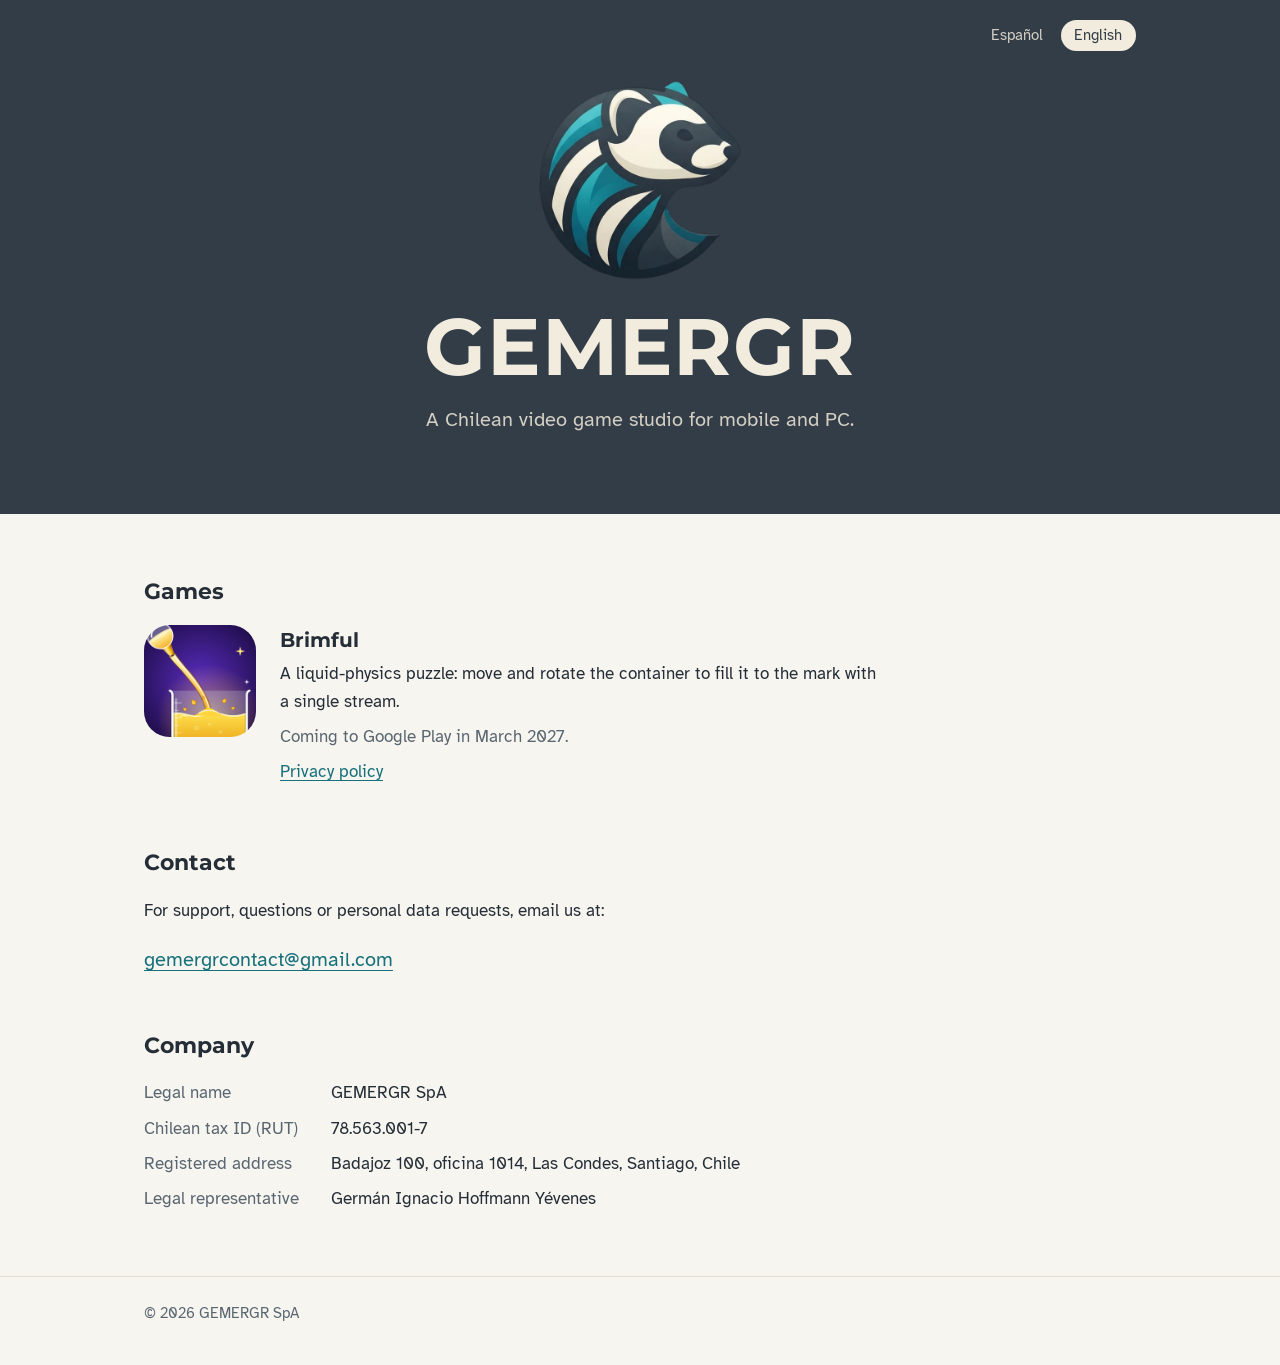
<file: index.html>
<!DOCTYPE html>
<html lang="es" class="es">
<head>
<meta charset="utf-8">
<meta name="viewport" content="width=device-width, initial-scale=1">
<title>GEMERGR SpA</title>
<meta name="description" content="GEMERGR SpA, estudio chileno de videojuegos para celular y PC. Creadores de Brimful.">
<link rel="icon" href="favicon-32.png" sizes="32x32" type="image/png">
<link rel="icon" href="favicon-192.png" sizes="192x192" type="image/png">
<link rel="apple-touch-icon" href="apple-touch-icon.png">
<meta name="theme-color" content="#333D47">
<link rel="preload" href="montserrat-700.woff2" as="font" type="font/woff2" crossorigin>
<link rel="stylesheet" href="assets/estilo.css">
<script>(function(){var l;try{l=localStorage.getItem('idioma')}catch(e){}if(l!=='es'&&l!=='en'){l=/^es\b/i.test(navigator.language||'')?'es':'en'}var d=document.documentElement;d.className=l;d.lang=l})();</script>
</head>
<body>

<header class="portada">
  <div class="envoltura">
    <div class="barra">
      <div class="idiomas" role="group" aria-label="Idioma / Language">
        <button type="button" data-idioma="es" lang="es" aria-pressed="false">Español</button>
        <button type="button" data-idioma="en" lang="en" aria-pressed="false">English</button>
      </div>
    </div>
    <div class="sello">
      <img class="emblema" src="emblema.webp" alt="" width="512" height="512">
      <h1 class="logotipo">GEMERGR</h1>
      <p class="lema"><span class="es">Estudio chileno de videojuegos para celular y PC.</span><span class="en" lang="en">A Chilean video game studio for mobile and PC.</span></p>
    </div>
  </div>
</header>

<main class="envoltura">

  <section aria-labelledby="t-juegos">
    <h2 id="t-juegos"><span class="es">Juegos</span><span class="en" lang="en">Games</span></h2>
    <div class="juego">
      <img src="brimful/icono.png" alt="" width="256" height="256">
      <div>
        <h3>Brimful</h3>
        <p class="es">Un rompecabezas de física de líquidos: mueve y gira el recipiente para llenarlo hasta la marca con un solo chorro.</p>
        <p class="en" lang="en">A liquid-physics puzzle: move and rotate the container to fill it to the mark with a single stream.</p>
        <p class="estado"><span class="es">Llega a Google Play en marzo de 2027.</span><span class="en" lang="en">Coming to Google Play in March 2027.</span></p>
        <p><a href="brimful/privacidad.html"><span class="es">Política de privacidad</span><span class="en" lang="en">Privacy policy</span></a></p>
      </div>
    </div>
  </section>

  <section aria-labelledby="t-contacto">
    <h2 id="t-contacto"><span class="es">Contacto</span><span class="en" lang="en">Contact</span></h2>
    <p class="es">Para soporte, consultas o solicitudes sobre tus datos personales, escríbenos a:</p>
    <p class="en" lang="en">For support, questions or personal data requests, email us at:</p>
    <p class="correo"><a href="mailto:gemergrcontact@gmail.com">gemergrcontact@gmail.com</a></p>
  </section>

  <section aria-labelledby="t-empresa">
    <h2 id="t-empresa"><span class="es">Empresa</span><span class="en" lang="en">Company</span></h2>
    <dl class="datos">
      <dt><span class="es">Razón social</span><span class="en" lang="en">Legal name</span></dt>
      <dd>GEMERGR SpA</dd>
      <dt><span class="es">RUT</span><span class="en" lang="en">Chilean tax ID (RUT)</span></dt>
      <dd>78.563.001-7</dd>
      <dt><span class="es">Domicilio</span><span class="en" lang="en">Registered address</span></dt>
      <dd>Badajoz 100, oficina 1014, Las Condes, Santiago, Chile</dd>
      <dt><span class="es">Representante legal</span><span class="en" lang="en">Legal representative</span></dt>
      <dd>Germán Ignacio Hoffmann Yévenes</dd>
    </dl>
  </section>

</main>

<footer>
  <div class="envoltura"><p>© 2026 GEMERGR SpA</p></div>
</footer>

<script>(function(){var d=document.documentElement,b=document.querySelectorAll('[data-idioma]');function marcar(){for(var i=0;i<b.length;i++){b[i].setAttribute('aria-pressed',String(b[i].getAttribute('data-idioma')===d.className))}}for(var i=0;i<b.length;i++){b[i].addEventListener('click',function(){var l=this.getAttribute('data-idioma');d.className=l;d.lang=l;try{localStorage.setItem('idioma',l)}catch(e){}marcar()})}marcar()})();</script>
</body>
</html>
</file>
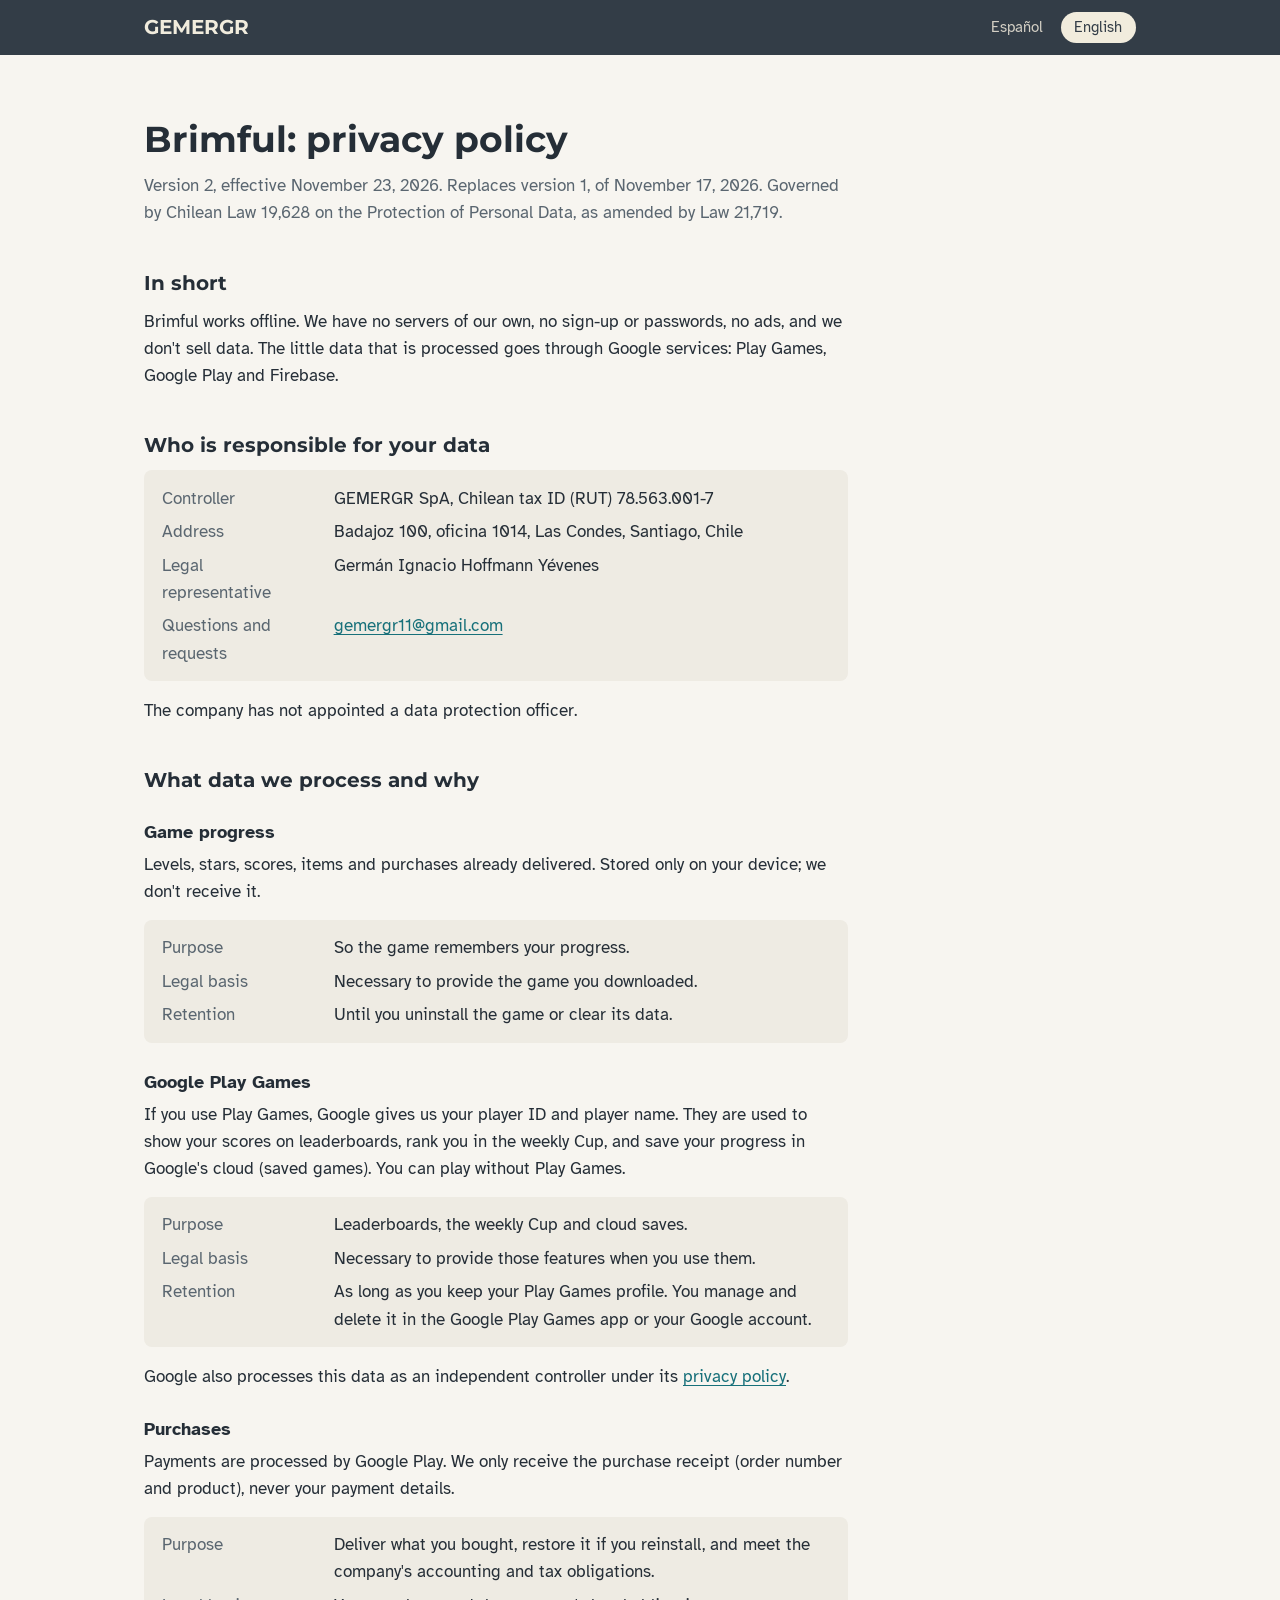
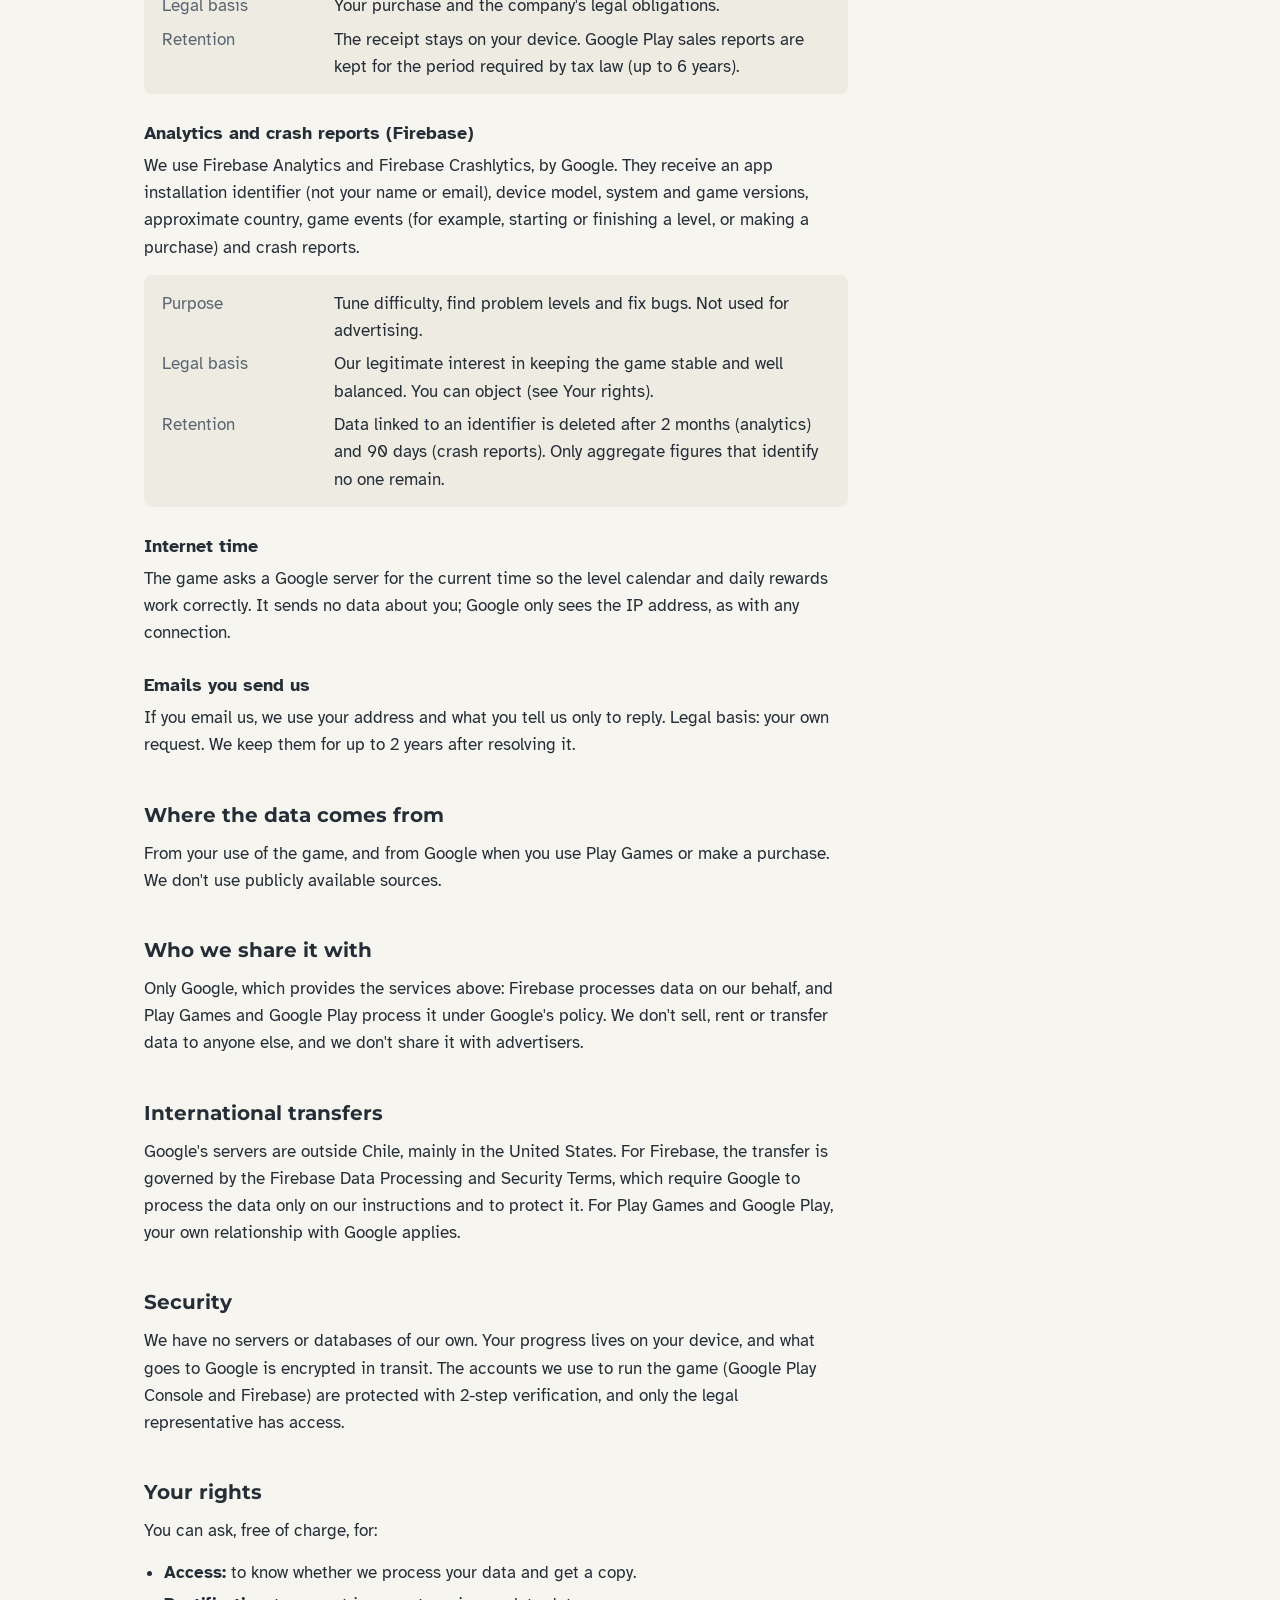
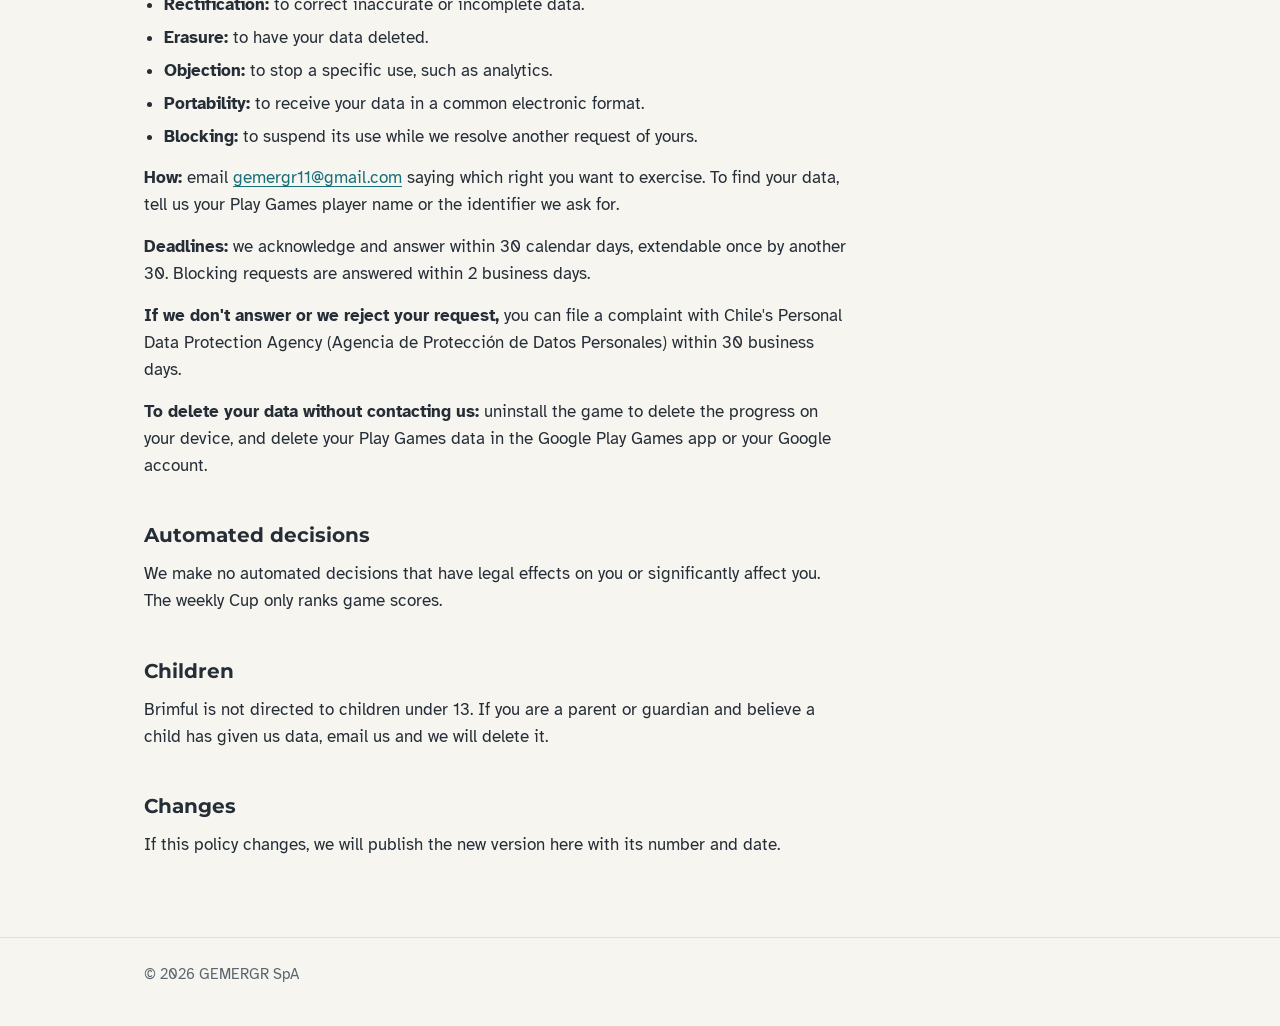
<file: privacidad.html>
<!DOCTYPE html>
<html lang="es" class="es">
<head>
<meta charset="utf-8">
<meta name="viewport" content="width=device-width, initial-scale=1">
<title>Brimful: política de privacidad / Privacy policy</title>
<meta name="description" content="Política de privacidad de Brimful, de GEMERGR SpA. Privacy policy for Brimful by GEMERGR SpA.">
<link rel="icon" href="../favicon.svg" type="image/svg+xml">
<link rel="stylesheet" href="../assets/estilo.css">
<script>(function(){var l;try{l=localStorage.getItem('idioma')}catch(e){}if(l!=='es'&&l!=='en'){l=/^es\b/i.test(navigator.language||'')?'es':'en'}var d=document.documentElement;d.className=l;d.lang=l})();</script>
</head>
<body>

<header class="cabecera">
  <div class="envoltura">
    <a class="logo" href="../index.html">GEMERGR</a>
    <div class="idiomas" role="group" aria-label="Idioma / Language">
      <button type="button" data-idioma="es" lang="es" aria-pressed="false">Español</button>
      <button type="button" data-idioma="en" lang="en" aria-pressed="false">English</button>
    </div>
  </div>
</header>

<main class="envoltura">

<!-- ============================ ESPAÑOL ============================ -->
<article class="es" lang="es">
  <h1>Brimful: política de privacidad</h1>
  <p class="meta">Versión 2, vigente desde el 23 de noviembre de 2026. Reemplaza la versión 1, del 17 de noviembre de 2026. Se rige por la Ley 19.628 sobre Protección de los Datos Personales, modificada por la Ley 21.719.</p>

  <h2>En pocas palabras</h2>
  <p>Brimful funciona sin conexión. No tenemos servidores propios, no pedimos registro ni contraseñas, no mostramos publicidad y no vendemos datos. Lo poco que se trata pasa por servicios de Google: Play Juegos, Google Play y Firebase.</p>

  <h2>Quién es responsable de tus datos</h2>
  <dl class="ficha">
    <dt>Responsable</dt><dd>GEMERGR SpA, RUT 78.563.001-7</dd>
    <dt>Domicilio</dt><dd>Badajoz 100, oficina 1014, Las Condes, Santiago, Chile</dd>
    <dt>Representante legal</dt><dd>Germán Ignacio Hoffmann Yévenes</dd>
    <dt>Consultas y solicitudes</dt><dd><a href="mailto:gemergr11@gmail.com">gemergr11@gmail.com</a></dd>
  </dl>
  <p>La empresa no tiene un encargado de prevención designado.</p>

  <h2>Qué datos tratamos y para qué</h2>

  <h3>Progreso del juego</h3>
  <p>Niveles, estrellas, puntajes, objetos y compras ya entregadas. Se guardan solo en tu dispositivo; nosotros no los recibimos.</p>
  <dl class="ficha">
    <dt>Para qué</dt><dd>Que el juego recuerde tu avance.</dd>
    <dt>Base legal</dt><dd>Es necesario para darte el juego que descargaste.</dd>
    <dt>Conservación</dt><dd>Hasta que desinstales el juego o borres sus datos.</dd>
  </dl>

  <h3>Google Play Juegos</h3>
  <p>Si usas Play Juegos, Google nos entrega tu ID y tu nombre de jugador. Con ellos se muestran tus puntajes en los marcadores, se calcula tu puesto en la Copa semanal y se guarda tu progreso en la nube de Google (juegos guardados). Puedes jugar sin Play Juegos.</p>
  <dl class="ficha">
    <dt>Para qué</dt><dd>Marcadores, Copa semanal y guardado en la nube.</dd>
    <dt>Base legal</dt><dd>Es necesario para darte esas funciones cuando las usas.</dd>
    <dt>Conservación</dt><dd>Mientras mantengas tu perfil de Play Juegos. Lo administras y borras desde la app Google Play Juegos o tu cuenta de Google.</dd>
  </dl>
  <p>Google trata además estos datos como responsable propio, según su <a href="https://policies.google.com/privacy?hl=es">política de privacidad</a>.</p>

  <h3>Compras</h3>
  <p>Google Play procesa los pagos. Recibimos solo el comprobante de compra (número de pedido y producto), nunca tus datos de pago.</p>
  <dl class="ficha">
    <dt>Para qué</dt><dd>Entregarte lo que compraste, restaurarlo si reinstalas el juego y cumplir las obligaciones contables y tributarias de la empresa.</dd>
    <dt>Base legal</dt><dd>La compra que haces y las obligaciones legales de la empresa.</dd>
    <dt>Conservación</dt><dd>El comprobante queda en tu dispositivo. Los reportes de ventas de Google Play se guardan durante el plazo que exige la ley tributaria (hasta 6 años).</dd>
  </dl>

  <h3>Analítica y errores (Firebase)</h3>
  <p>Usamos Firebase Analytics y Firebase Crashlytics, de Google. Reciben un identificador de instalación de la app (no tu nombre ni tu correo), el modelo del dispositivo, las versiones del sistema y del juego, el país aproximado, eventos del juego (por ejemplo, empezar o terminar un nivel, o hacer una compra) y reportes de cierres inesperados.</p>
  <dl class="ficha">
    <dt>Para qué</dt><dd>Ajustar la dificultad, encontrar niveles con problemas y corregir errores. No se usan para publicidad.</dd>
    <dt>Base legal</dt><dd>Nuestro interés legítimo en mantener el juego estable y bien equilibrado. Puedes oponerte (ver Tus derechos).</dd>
    <dt>Conservación</dt><dd>Los datos ligados a un identificador se borran a los 2 meses (analítica) y a los 90 días (errores). Después solo quedan cifras agregadas que no identifican a nadie.</dd>
  </dl>

  <h3>Hora de internet</h3>
  <p>El juego consulta la hora a un servidor de Google para que el calendario de niveles y los premios diarios funcionen bien. No envía datos tuyos; Google solo ve la dirección IP, como en cualquier conexión.</p>

  <h3>Correos que nos escribes</h3>
  <p>Si nos escribes, usamos tu correo y lo que nos cuentes solo para responderte. Base legal: tu propia solicitud. Los guardamos hasta 2 años después de resolverla.</p>

  <h2>De dónde vienen los datos</h2>
  <p>De tu uso del juego, y de Google cuando usas Play Juegos o compras. No usamos fuentes de acceso público.</p>

  <h2>Con quién se comparten</h2>
  <p>Solo con Google, que presta los servicios descritos: Firebase trata los datos por encargo nuestro, y Play Juegos y Google Play los tratan bajo la política de Google. No vendemos, arrendamos ni cedemos datos a nadie más, y no los compartimos con anunciantes.</p>

  <h2>Transferencia internacional</h2>
  <p>Los servidores de Google están fuera de Chile, principalmente en Estados Unidos. Para Firebase, la transferencia se rige por los términos de procesamiento y seguridad de datos de Firebase, que obligan a Google a tratar los datos solo según nuestras instrucciones y a protegerlos. Para Play Juegos y Google Play rige la relación que tienes directamente con Google.</p>

  <h2>Seguridad</h2>
  <p>No tenemos servidores ni bases de datos propias. Tu progreso vive en tu dispositivo, y lo que va a Google viaja cifrado. Las cuentas con que administramos el juego (Google Play Console y Firebase) están protegidas con verificación en dos pasos, y solo el representante legal tiene acceso.</p>

  <h2 id="derechos">Tus derechos</h2>
  <p>Puedes pedir gratis:</p>
  <ul>
    <li><b>Acceso:</b> saber si tratamos datos tuyos y obtener una copia.</li>
    <li><b>Rectificación:</b> corregir datos inexactos o incompletos.</li>
    <li><b>Supresión:</b> que borremos tus datos.</li>
    <li><b>Oposición:</b> que dejemos de usarlos para un fin, como la analítica.</li>
    <li><b>Portabilidad:</b> recibir tus datos en un formato electrónico común.</li>
    <li><b>Bloqueo:</b> que suspendamos su uso mientras resolvemos otra solicitud tuya.</li>
  </ul>
  <p><b>Cómo:</b> escribe a <a href="mailto:gemergr11@gmail.com">gemergr11@gmail.com</a> indicando qué derecho quieres ejercer. Para encontrar tus datos, dinos tu nombre de jugador de Play Juegos o el identificador que te pidamos.</p>
  <p><b>Plazos:</b> acusamos recibo y respondemos dentro de 30 días corridos, prorrogables una vez por otros 30. Las solicitudes de bloqueo se responden en 2 días hábiles.</p>
  <p><b>Si no te respondemos o rechazamos tu solicitud,</b> puedes reclamar ante la Agencia de Protección de Datos Personales dentro de 30 días hábiles.</p>
  <p><b>Para borrar tus datos sin escribirnos:</b> desinstala el juego para borrar el progreso del dispositivo, y borra tus datos de Play Juegos desde la app Google Play Juegos o tu cuenta de Google.</p>

  <h2>Decisiones automatizadas</h2>
  <p>No tomamos decisiones automatizadas que te produzcan efectos jurídicos o te afecten de forma significativa. La Copa semanal solo ordena puntajes del juego.</p>

  <h2>Niños</h2>
  <p>Brimful no está dirigido a menores de 13 años. Si eres madre, padre o tutor y crees que un niño nos entregó datos, escríbenos y los borraremos.</p>

  <h2>Cambios</h2>
  <p>Si esta política cambia, publicaremos aquí la nueva versión con su número y su fecha.</p>
</article>

<!-- ============================ ENGLISH ============================ -->
<article class="en" lang="en">
  <h1>Brimful: privacy policy</h1>
  <p class="meta">Version 2, effective November 23, 2026. Replaces version 1, of November 17, 2026. Governed by Chilean Law 19,628 on the Protection of Personal Data, as amended by Law 21,719.</p>

  <h2>In short</h2>
  <p>Brimful works offline. We have no servers of our own, no sign-up or passwords, no ads, and we don't sell data. The little data that is processed goes through Google services: Play Games, Google Play and Firebase.</p>

  <h2>Who is responsible for your data</h2>
  <dl class="ficha">
    <dt>Controller</dt><dd>GEMERGR SpA, Chilean tax ID (RUT) 78.563.001-7</dd>
    <dt>Address</dt><dd>Badajoz 100, oficina 1014, Las Condes, Santiago, Chile</dd>
    <dt>Legal representative</dt><dd>Germán Ignacio Hoffmann Yévenes</dd>
    <dt>Questions and requests</dt><dd><a href="mailto:gemergr11@gmail.com">gemergr11@gmail.com</a></dd>
  </dl>
  <p>The company has not appointed a data protection officer.</p>

  <h2>What data we process and why</h2>

  <h3>Game progress</h3>
  <p>Levels, stars, scores, items and purchases already delivered. Stored only on your device; we don't receive it.</p>
  <dl class="ficha">
    <dt>Purpose</dt><dd>So the game remembers your progress.</dd>
    <dt>Legal basis</dt><dd>Necessary to provide the game you downloaded.</dd>
    <dt>Retention</dt><dd>Until you uninstall the game or clear its data.</dd>
  </dl>

  <h3>Google Play Games</h3>
  <p>If you use Play Games, Google gives us your player ID and player name. They are used to show your scores on leaderboards, rank you in the weekly Cup, and save your progress in Google's cloud (saved games). You can play without Play Games.</p>
  <dl class="ficha">
    <dt>Purpose</dt><dd>Leaderboards, the weekly Cup and cloud saves.</dd>
    <dt>Legal basis</dt><dd>Necessary to provide those features when you use them.</dd>
    <dt>Retention</dt><dd>As long as you keep your Play Games profile. You manage and delete it in the Google Play Games app or your Google account.</dd>
  </dl>
  <p>Google also processes this data as an independent controller under its <a href="https://policies.google.com/privacy?hl=en">privacy policy</a>.</p>

  <h3>Purchases</h3>
  <p>Payments are processed by Google Play. We only receive the purchase receipt (order number and product), never your payment details.</p>
  <dl class="ficha">
    <dt>Purpose</dt><dd>Deliver what you bought, restore it if you reinstall, and meet the company's accounting and tax obligations.</dd>
    <dt>Legal basis</dt><dd>Your purchase and the company's legal obligations.</dd>
    <dt>Retention</dt><dd>The receipt stays on your device. Google Play sales reports are kept for the period required by tax law (up to 6 years).</dd>
  </dl>

  <h3>Analytics and crash reports (Firebase)</h3>
  <p>We use Firebase Analytics and Firebase Crashlytics, by Google. They receive an app installation identifier (not your name or email), device model, system and game versions, approximate country, game events (for example, starting or finishing a level, or making a purchase) and crash reports.</p>
  <dl class="ficha">
    <dt>Purpose</dt><dd>Tune difficulty, find problem levels and fix bugs. Not used for advertising.</dd>
    <dt>Legal basis</dt><dd>Our legitimate interest in keeping the game stable and well balanced. You can object (see Your rights).</dd>
    <dt>Retention</dt><dd>Data linked to an identifier is deleted after 2 months (analytics) and 90 days (crash reports). Only aggregate figures that identify no one remain.</dd>
  </dl>

  <h3>Internet time</h3>
  <p>The game asks a Google server for the current time so the level calendar and daily rewards work correctly. It sends no data about you; Google only sees the IP address, as with any connection.</p>

  <h3>Emails you send us</h3>
  <p>If you email us, we use your address and what you tell us only to reply. Legal basis: your own request. We keep them for up to 2 years after resolving it.</p>

  <h2>Where the data comes from</h2>
  <p>From your use of the game, and from Google when you use Play Games or make a purchase. We don't use publicly available sources.</p>

  <h2>Who we share it with</h2>
  <p>Only Google, which provides the services above: Firebase processes data on our behalf, and Play Games and Google Play process it under Google's policy. We don't sell, rent or transfer data to anyone else, and we don't share it with advertisers.</p>

  <h2>International transfers</h2>
  <p>Google's servers are outside Chile, mainly in the United States. For Firebase, the transfer is governed by the Firebase Data Processing and Security Terms, which require Google to process the data only on our instructions and to protect it. For Play Games and Google Play, your own relationship with Google applies.</p>

  <h2>Security</h2>
  <p>We have no servers or databases of our own. Your progress lives on your device, and what goes to Google is encrypted in transit. The accounts we use to run the game (Google Play Console and Firebase) are protected with 2-step verification, and only the legal representative has access.</p>

  <h2 id="rights">Your rights</h2>
  <p>You can ask, free of charge, for:</p>
  <ul>
    <li><b>Access:</b> to know whether we process your data and get a copy.</li>
    <li><b>Rectification:</b> to correct inaccurate or incomplete data.</li>
    <li><b>Erasure:</b> to have your data deleted.</li>
    <li><b>Objection:</b> to stop a specific use, such as analytics.</li>
    <li><b>Portability:</b> to receive your data in a common electronic format.</li>
    <li><b>Blocking:</b> to suspend its use while we resolve another request of yours.</li>
  </ul>
  <p><b>How:</b> email <a href="mailto:gemergr11@gmail.com">gemergr11@gmail.com</a> saying which right you want to exercise. To find your data, tell us your Play Games player name or the identifier we ask for.</p>
  <p><b>Deadlines:</b> we acknowledge and answer within 30 calendar days, extendable once by another 30. Blocking requests are answered within 2 business days.</p>
  <p><b>If we don't answer or we reject your request,</b> you can file a complaint with Chile's Personal Data Protection Agency (Agencia de Protección de Datos Personales) within 30 business days.</p>
  <p><b>To delete your data without contacting us:</b> uninstall the game to delete the progress on your device, and delete your Play Games data in the Google Play Games app or your Google account.</p>

  <h2>Automated decisions</h2>
  <p>We make no automated decisions that have legal effects on you or significantly affect you. The weekly Cup only ranks game scores.</p>

  <h2>Children</h2>
  <p>Brimful is not directed to children under 13. If you are a parent or guardian and believe a child has given us data, email us and we will delete it.</p>

  <h2>Changes</h2>
  <p>If this policy changes, we will publish the new version here with its number and date.</p>
</article>

</main>

<footer>
  <div class="envoltura"><p>© 2026 GEMERGR SpA</p></div>
</footer>

<script>(function(){var d=document.documentElement,b=document.querySelectorAll('[data-idioma]');function marcar(){for(var i=0;i<b.length;i++){b[i].setAttribute('aria-pressed',String(b[i].getAttribute('data-idioma')===d.className))}}for(var i=0;i<b.length;i++){b[i].addEventListener('click',function(){var l=this.getAttribute('data-idioma');d.className=l;d.lang=l;try{localStorage.setItem('idioma',l)}catch(e){}marcar()})}marcar()})();</script>
</body>
</html>
</file>
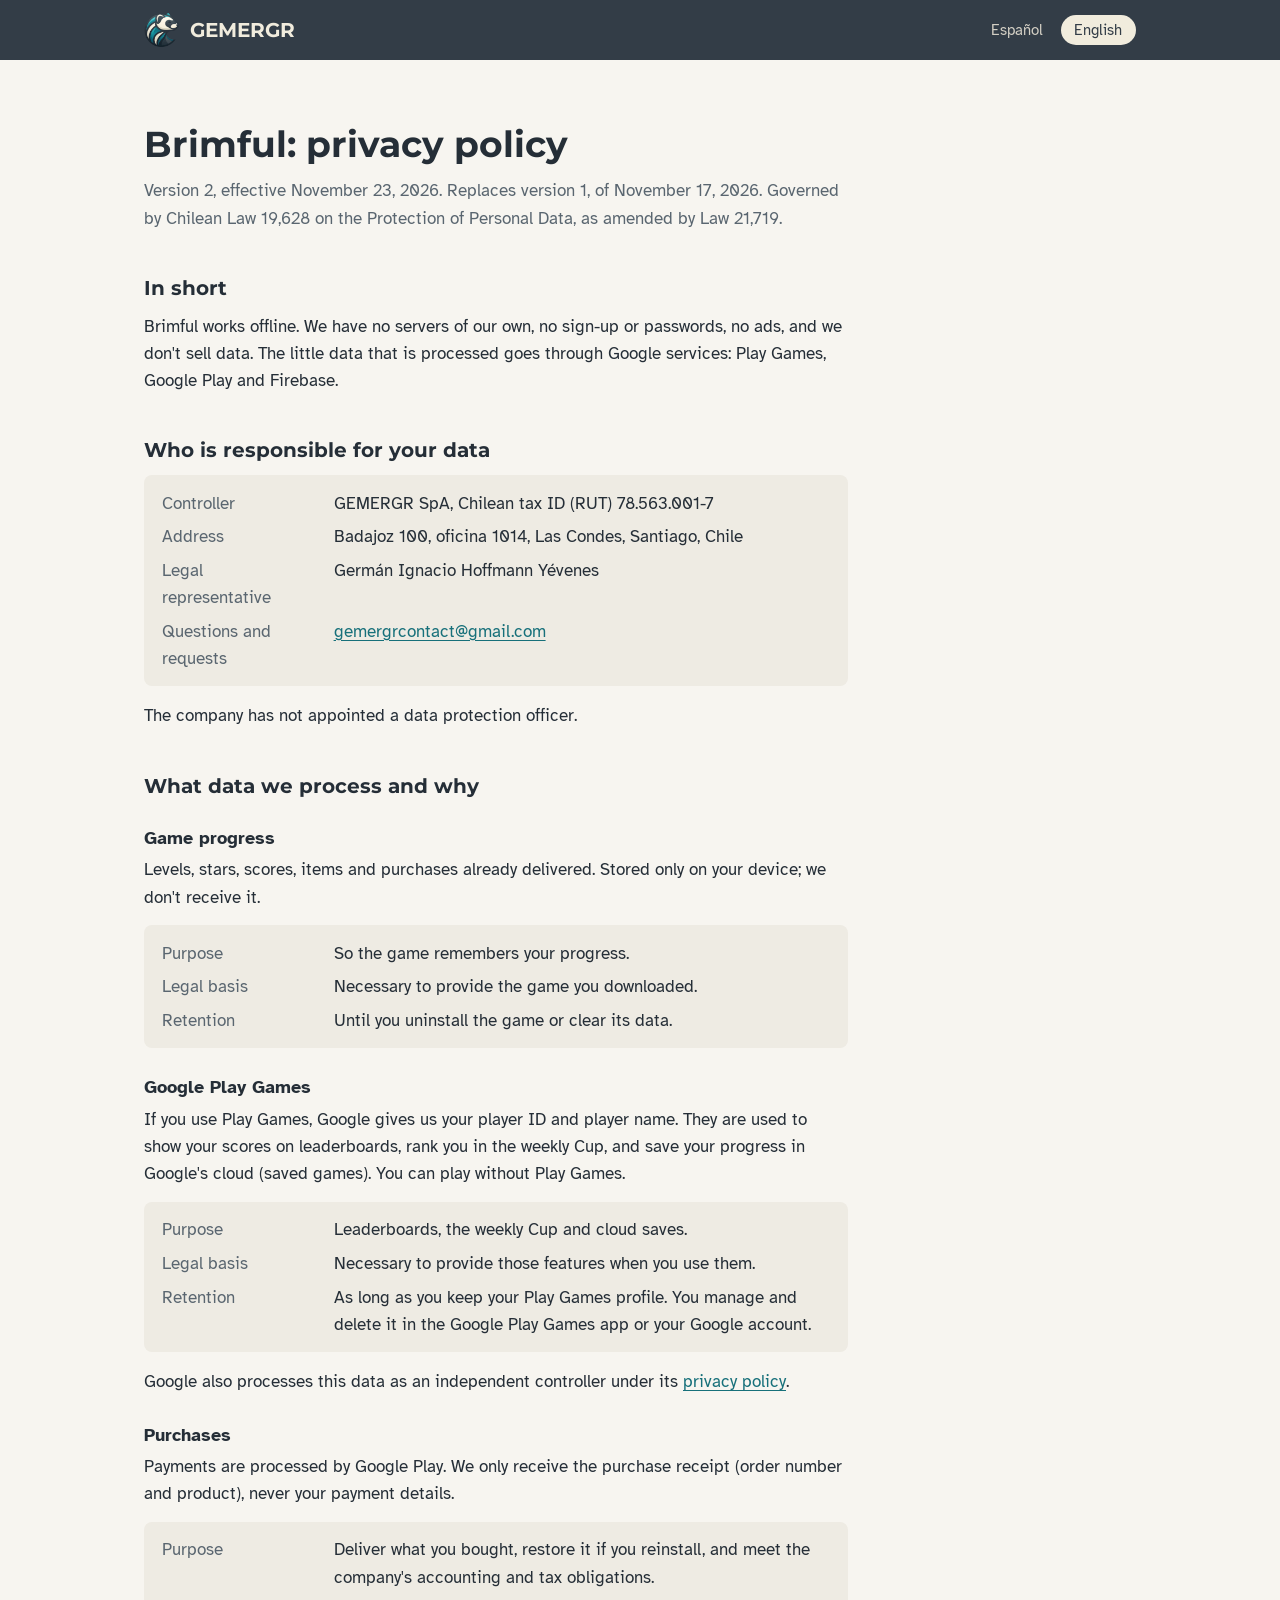
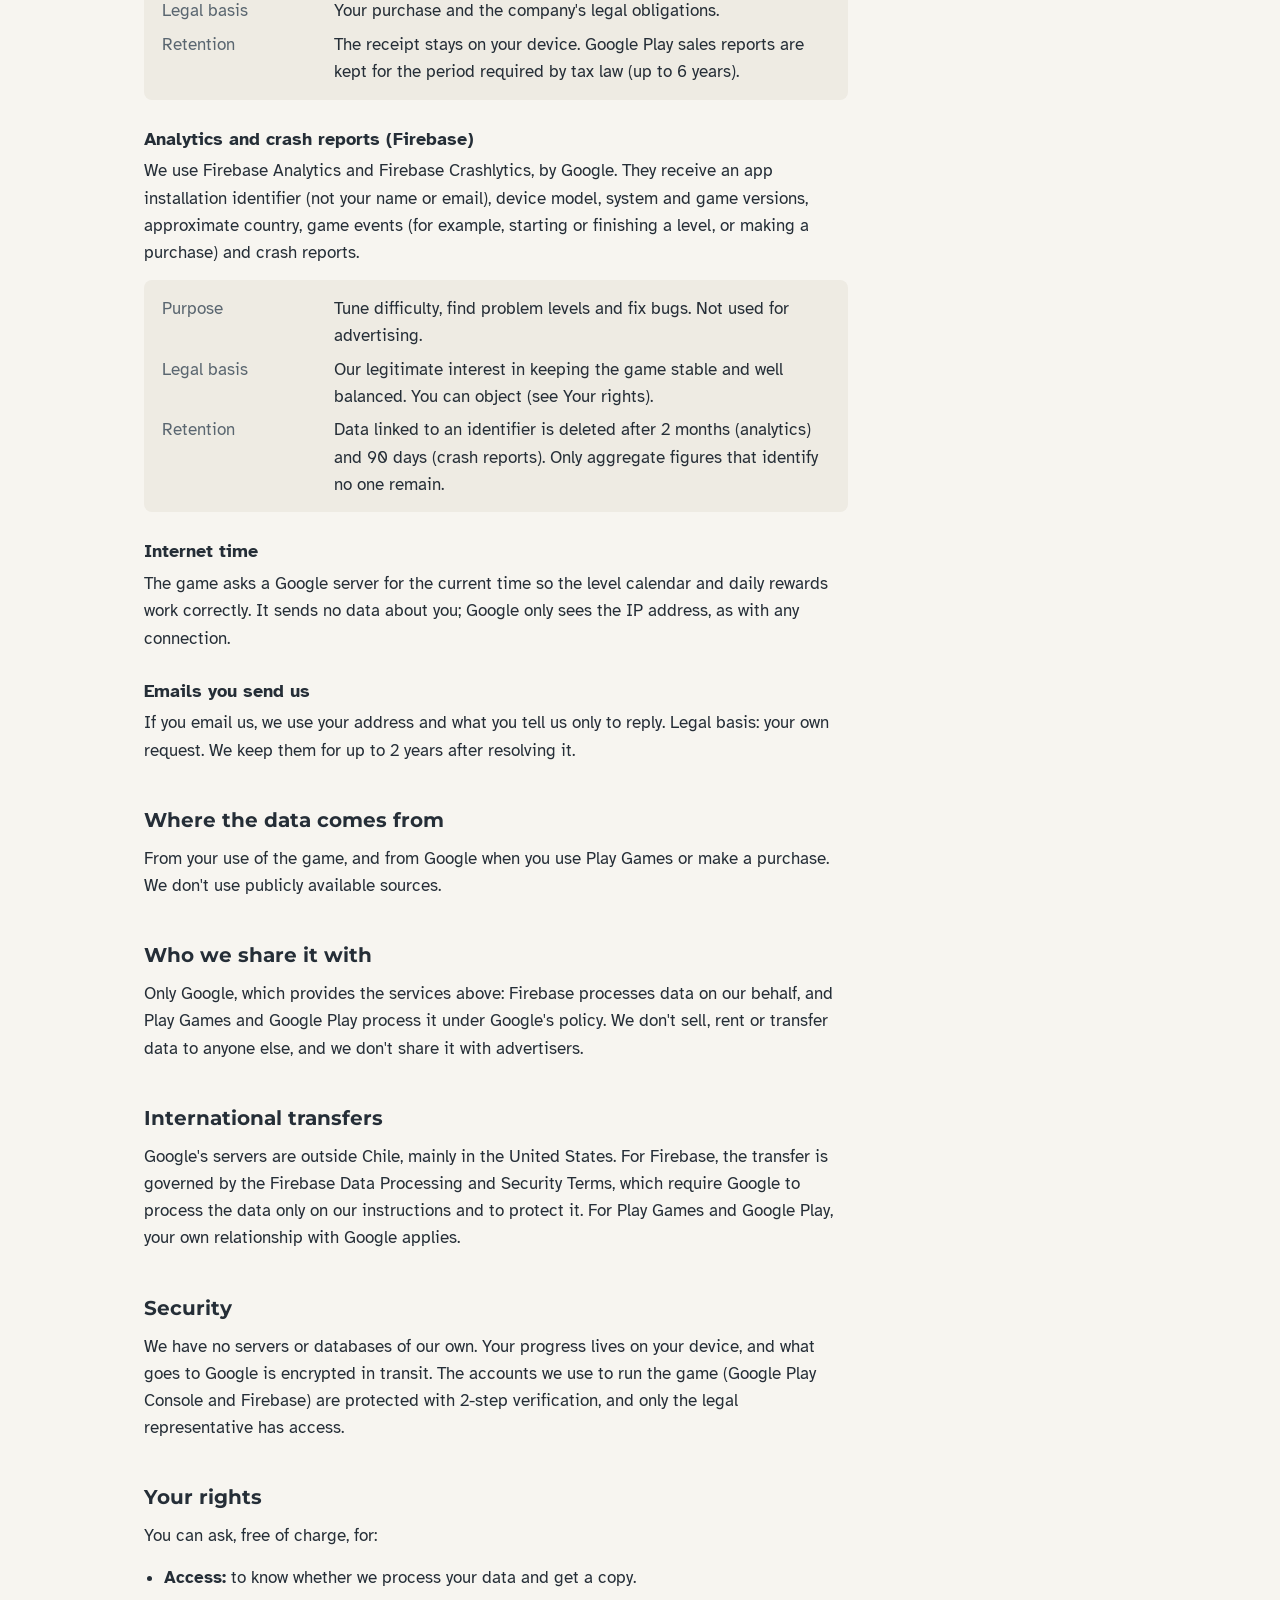
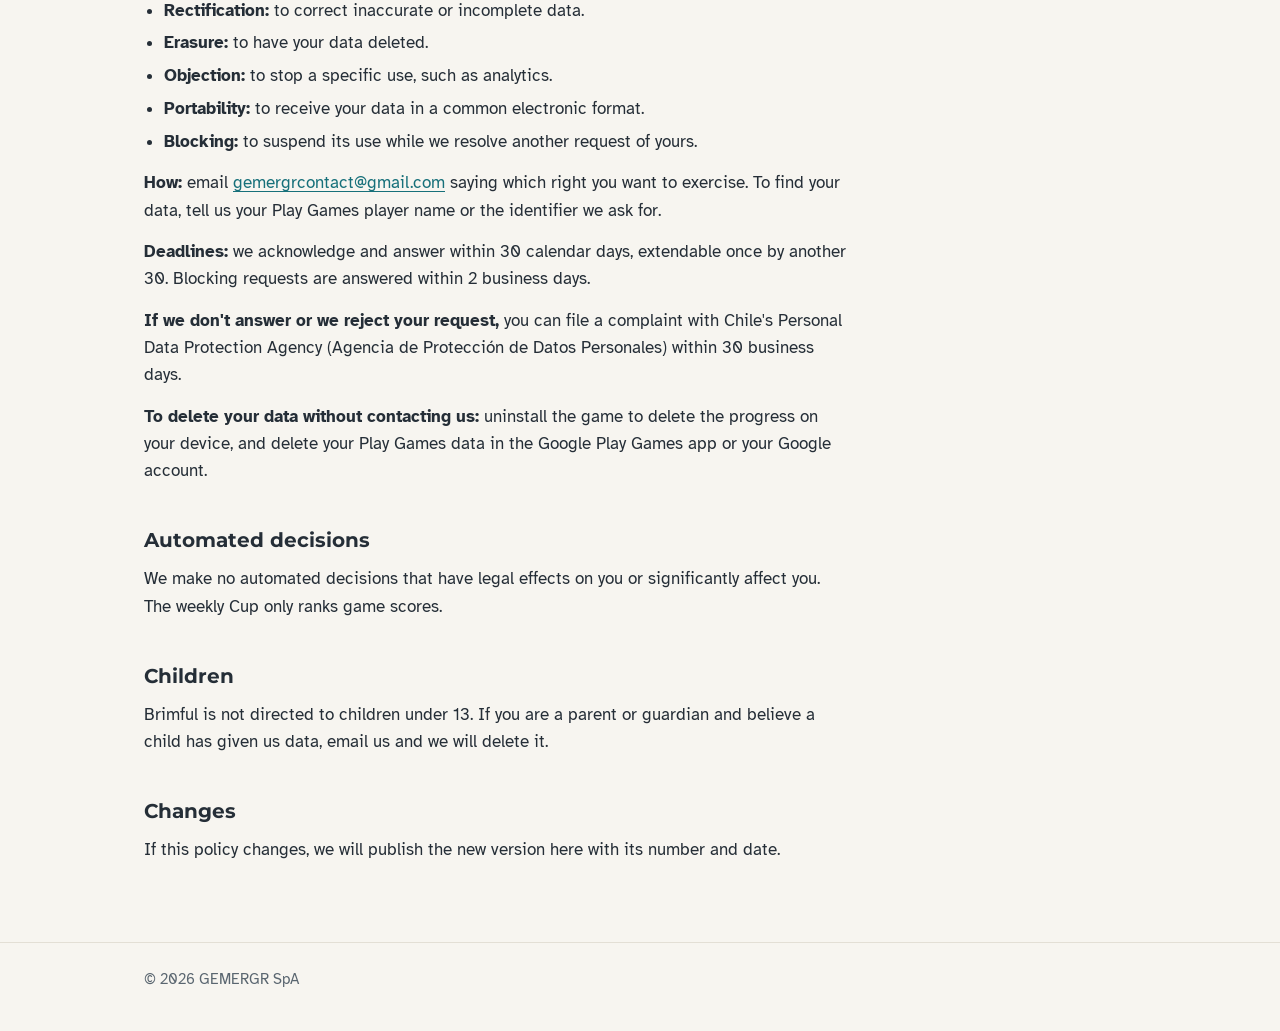
<file: brimful/privacidad.html>
<!DOCTYPE html>
<html lang="es" class="es">
<head>
<meta charset="utf-8">
<meta name="viewport" content="width=device-width, initial-scale=1">
<title>Brimful: política de privacidad / Privacy policy</title>
<meta name="description" content="Política de privacidad de Brimful, de GEMERGR SpA. Privacy policy for Brimful by GEMERGR SpA.">
<link rel="icon" href="../favicon-32.png" sizes="32x32" type="image/png">
<link rel="icon" href="../favicon-192.png" sizes="192x192" type="image/png">
<link rel="apple-touch-icon" href="../apple-touch-icon.png">
<meta name="theme-color" content="#333D47">
<link rel="stylesheet" href="../assets/estilo.css">
<script>(function(){var l;try{l=localStorage.getItem('idioma')}catch(e){}if(l!=='es'&&l!=='en'){l=/^es\b/i.test(navigator.language||'')?'es':'en'}var d=document.documentElement;d.className=l;d.lang=l})();</script>
</head>
<body>

<header class="cabecera">
  <div class="envoltura">
    <a class="logo" href="../index.html"><img src="../emblema.webp" alt="" width="36" height="36">GEMERGR</a>
    <div class="idiomas" role="group" aria-label="Idioma / Language">
      <button type="button" data-idioma="es" lang="es" aria-pressed="false">Español</button>
      <button type="button" data-idioma="en" lang="en" aria-pressed="false">English</button>
    </div>
  </div>
</header>

<main class="envoltura">

<!-- ============================ ESPAÑOL ============================ -->
<article class="es" lang="es">
  <h1>Brimful: política de privacidad</h1>
  <p class="meta">Versión 2, vigente desde el 23 de noviembre de 2026. Reemplaza la versión 1, del 17 de noviembre de 2026. Se rige por la Ley 19.628 sobre Protección de los Datos Personales, modificada por la Ley 21.719.</p>

  <h2>En pocas palabras</h2>
  <p>Brimful funciona sin conexión. No tenemos servidores propios, no pedimos registro ni contraseñas, no mostramos publicidad y no vendemos datos. Lo poco que se trata pasa por servicios de Google: Play Juegos, Google Play y Firebase.</p>

  <h2>Quién es responsable de tus datos</h2>
  <dl class="ficha">
    <dt>Responsable</dt><dd>GEMERGR SpA, RUT 78.563.001-7</dd>
    <dt>Domicilio</dt><dd>Badajoz 100, oficina 1014, Las Condes, Santiago, Chile</dd>
    <dt>Representante legal</dt><dd>Germán Ignacio Hoffmann Yévenes</dd>
    <dt>Consultas y solicitudes</dt><dd><a href="mailto:gemergrcontact@gmail.com">gemergrcontact@gmail.com</a></dd>
  </dl>
  <p>La empresa no tiene un encargado de prevención designado.</p>

  <h2>Qué datos tratamos y para qué</h2>

  <h3>Progreso del juego</h3>
  <p>Niveles, estrellas, puntajes, objetos y compras ya entregadas. Se guardan solo en tu dispositivo; nosotros no los recibimos.</p>
  <dl class="ficha">
    <dt>Para qué</dt><dd>Que el juego recuerde tu avance.</dd>
    <dt>Base legal</dt><dd>Es necesario para darte el juego que descargaste.</dd>
    <dt>Conservación</dt><dd>Hasta que desinstales el juego o borres sus datos.</dd>
  </dl>

  <h3>Google Play Juegos</h3>
  <p>Si usas Play Juegos, Google nos entrega tu ID y tu nombre de jugador. Con ellos se muestran tus puntajes en los marcadores, se calcula tu puesto en la Copa semanal y se guarda tu progreso en la nube de Google (juegos guardados). Puedes jugar sin Play Juegos.</p>
  <dl class="ficha">
    <dt>Para qué</dt><dd>Marcadores, Copa semanal y guardado en la nube.</dd>
    <dt>Base legal</dt><dd>Es necesario para darte esas funciones cuando las usas.</dd>
    <dt>Conservación</dt><dd>Mientras mantengas tu perfil de Play Juegos. Lo administras y borras desde la app Google Play Juegos o tu cuenta de Google.</dd>
  </dl>
  <p>Google trata además estos datos como responsable propio, según su <a href="https://policies.google.com/privacy?hl=es">política de privacidad</a>.</p>

  <h3>Compras</h3>
  <p>Google Play procesa los pagos. Recibimos solo el comprobante de compra (número de pedido y producto), nunca tus datos de pago.</p>
  <dl class="ficha">
    <dt>Para qué</dt><dd>Entregarte lo que compraste, restaurarlo si reinstalas el juego y cumplir las obligaciones contables y tributarias de la empresa.</dd>
    <dt>Base legal</dt><dd>La compra que haces y las obligaciones legales de la empresa.</dd>
    <dt>Conservación</dt><dd>El comprobante queda en tu dispositivo. Los reportes de ventas de Google Play se guardan durante el plazo que exige la ley tributaria (hasta 6 años).</dd>
  </dl>

  <h3>Analítica y errores (Firebase)</h3>
  <p>Usamos Firebase Analytics y Firebase Crashlytics, de Google. Reciben un identificador de instalación de la app (no tu nombre ni tu correo), el modelo del dispositivo, las versiones del sistema y del juego, el país aproximado, eventos del juego (por ejemplo, empezar o terminar un nivel, o hacer una compra) y reportes de cierres inesperados.</p>
  <dl class="ficha">
    <dt>Para qué</dt><dd>Ajustar la dificultad, encontrar niveles con problemas y corregir errores. No se usan para publicidad.</dd>
    <dt>Base legal</dt><dd>Nuestro interés legítimo en mantener el juego estable y bien equilibrado. Puedes oponerte (ver Tus derechos).</dd>
    <dt>Conservación</dt><dd>Los datos ligados a un identificador se borran a los 2 meses (analítica) y a los 90 días (errores). Después solo quedan cifras agregadas que no identifican a nadie.</dd>
  </dl>

  <h3>Hora de internet</h3>
  <p>El juego consulta la hora a un servidor de Google para que el calendario de niveles y los premios diarios funcionen bien. No envía datos tuyos; Google solo ve la dirección IP, como en cualquier conexión.</p>

  <h3>Correos que nos escribes</h3>
  <p>Si nos escribes, usamos tu correo y lo que nos cuentes solo para responderte. Base legal: tu propia solicitud. Los guardamos hasta 2 años después de resolverla.</p>

  <h2>De dónde vienen los datos</h2>
  <p>De tu uso del juego, y de Google cuando usas Play Juegos o compras. No usamos fuentes de acceso público.</p>

  <h2>Con quién se comparten</h2>
  <p>Solo con Google, que presta los servicios descritos: Firebase trata los datos por encargo nuestro, y Play Juegos y Google Play los tratan bajo la política de Google. No vendemos, arrendamos ni cedemos datos a nadie más, y no los compartimos con anunciantes.</p>

  <h2>Transferencia internacional</h2>
  <p>Los servidores de Google están fuera de Chile, principalmente en Estados Unidos. Para Firebase, la transferencia se rige por los términos de procesamiento y seguridad de datos de Firebase, que obligan a Google a tratar los datos solo según nuestras instrucciones y a protegerlos. Para Play Juegos y Google Play rige la relación que tienes directamente con Google.</p>

  <h2>Seguridad</h2>
  <p>No tenemos servidores ni bases de datos propias. Tu progreso vive en tu dispositivo, y lo que va a Google viaja cifrado. Las cuentas con que administramos el juego (Google Play Console y Firebase) están protegidas con verificación en dos pasos, y solo el representante legal tiene acceso.</p>

  <h2 id="derechos">Tus derechos</h2>
  <p>Puedes pedir gratis:</p>
  <ul>
    <li><b>Acceso:</b> saber si tratamos datos tuyos y obtener una copia.</li>
    <li><b>Rectificación:</b> corregir datos inexactos o incompletos.</li>
    <li><b>Supresión:</b> que borremos tus datos.</li>
    <li><b>Oposición:</b> que dejemos de usarlos para un fin, como la analítica.</li>
    <li><b>Portabilidad:</b> recibir tus datos en un formato electrónico común.</li>
    <li><b>Bloqueo:</b> que suspendamos su uso mientras resolvemos otra solicitud tuya.</li>
  </ul>
  <p><b>Cómo:</b> escribe a <a href="mailto:gemergrcontact@gmail.com">gemergrcontact@gmail.com</a> indicando qué derecho quieres ejercer. Para encontrar tus datos, dinos tu nombre de jugador de Play Juegos o el identificador que te pidamos.</p>
  <p><b>Plazos:</b> acusamos recibo y respondemos dentro de 30 días corridos, prorrogables una vez por otros 30. Las solicitudes de bloqueo se responden en 2 días hábiles.</p>
  <p><b>Si no te respondemos o rechazamos tu solicitud,</b> puedes reclamar ante la Agencia de Protección de Datos Personales dentro de 30 días hábiles.</p>
  <p><b>Para borrar tus datos sin escribirnos:</b> desinstala el juego para borrar el progreso del dispositivo, y borra tus datos de Play Juegos desde la app Google Play Juegos o tu cuenta de Google.</p>

  <h2>Decisiones automatizadas</h2>
  <p>No tomamos decisiones automatizadas que te produzcan efectos jurídicos o te afecten de forma significativa. La Copa semanal solo ordena puntajes del juego.</p>

  <h2>Niños</h2>
  <p>Brimful no está dirigido a menores de 13 años. Si eres madre, padre o tutor y crees que un niño nos entregó datos, escríbenos y los borraremos.</p>

  <h2>Cambios</h2>
  <p>Si esta política cambia, publicaremos aquí la nueva versión con su número y su fecha.</p>
</article>

<!-- ============================ ENGLISH ============================ -->
<article class="en" lang="en">
  <h1>Brimful: privacy policy</h1>
  <p class="meta">Version 2, effective November 23, 2026. Replaces version 1, of November 17, 2026. Governed by Chilean Law 19,628 on the Protection of Personal Data, as amended by Law 21,719.</p>

  <h2>In short</h2>
  <p>Brimful works offline. We have no servers of our own, no sign-up or passwords, no ads, and we don't sell data. The little data that is processed goes through Google services: Play Games, Google Play and Firebase.</p>

  <h2>Who is responsible for your data</h2>
  <dl class="ficha">
    <dt>Controller</dt><dd>GEMERGR SpA, Chilean tax ID (RUT) 78.563.001-7</dd>
    <dt>Address</dt><dd>Badajoz 100, oficina 1014, Las Condes, Santiago, Chile</dd>
    <dt>Legal representative</dt><dd>Germán Ignacio Hoffmann Yévenes</dd>
    <dt>Questions and requests</dt><dd><a href="mailto:gemergrcontact@gmail.com">gemergrcontact@gmail.com</a></dd>
  </dl>
  <p>The company has not appointed a data protection officer.</p>

  <h2>What data we process and why</h2>

  <h3>Game progress</h3>
  <p>Levels, stars, scores, items and purchases already delivered. Stored only on your device; we don't receive it.</p>
  <dl class="ficha">
    <dt>Purpose</dt><dd>So the game remembers your progress.</dd>
    <dt>Legal basis</dt><dd>Necessary to provide the game you downloaded.</dd>
    <dt>Retention</dt><dd>Until you uninstall the game or clear its data.</dd>
  </dl>

  <h3>Google Play Games</h3>
  <p>If you use Play Games, Google gives us your player ID and player name. They are used to show your scores on leaderboards, rank you in the weekly Cup, and save your progress in Google's cloud (saved games). You can play without Play Games.</p>
  <dl class="ficha">
    <dt>Purpose</dt><dd>Leaderboards, the weekly Cup and cloud saves.</dd>
    <dt>Legal basis</dt><dd>Necessary to provide those features when you use them.</dd>
    <dt>Retention</dt><dd>As long as you keep your Play Games profile. You manage and delete it in the Google Play Games app or your Google account.</dd>
  </dl>
  <p>Google also processes this data as an independent controller under its <a href="https://policies.google.com/privacy?hl=en">privacy policy</a>.</p>

  <h3>Purchases</h3>
  <p>Payments are processed by Google Play. We only receive the purchase receipt (order number and product), never your payment details.</p>
  <dl class="ficha">
    <dt>Purpose</dt><dd>Deliver what you bought, restore it if you reinstall, and meet the company's accounting and tax obligations.</dd>
    <dt>Legal basis</dt><dd>Your purchase and the company's legal obligations.</dd>
    <dt>Retention</dt><dd>The receipt stays on your device. Google Play sales reports are kept for the period required by tax law (up to 6 years).</dd>
  </dl>

  <h3>Analytics and crash reports (Firebase)</h3>
  <p>We use Firebase Analytics and Firebase Crashlytics, by Google. They receive an app installation identifier (not your name or email), device model, system and game versions, approximate country, game events (for example, starting or finishing a level, or making a purchase) and crash reports.</p>
  <dl class="ficha">
    <dt>Purpose</dt><dd>Tune difficulty, find problem levels and fix bugs. Not used for advertising.</dd>
    <dt>Legal basis</dt><dd>Our legitimate interest in keeping the game stable and well balanced. You can object (see Your rights).</dd>
    <dt>Retention</dt><dd>Data linked to an identifier is deleted after 2 months (analytics) and 90 days (crash reports). Only aggregate figures that identify no one remain.</dd>
  </dl>

  <h3>Internet time</h3>
  <p>The game asks a Google server for the current time so the level calendar and daily rewards work correctly. It sends no data about you; Google only sees the IP address, as with any connection.</p>

  <h3>Emails you send us</h3>
  <p>If you email us, we use your address and what you tell us only to reply. Legal basis: your own request. We keep them for up to 2 years after resolving it.</p>

  <h2>Where the data comes from</h2>
  <p>From your use of the game, and from Google when you use Play Games or make a purchase. We don't use publicly available sources.</p>

  <h2>Who we share it with</h2>
  <p>Only Google, which provides the services above: Firebase processes data on our behalf, and Play Games and Google Play process it under Google's policy. We don't sell, rent or transfer data to anyone else, and we don't share it with advertisers.</p>

  <h2>International transfers</h2>
  <p>Google's servers are outside Chile, mainly in the United States. For Firebase, the transfer is governed by the Firebase Data Processing and Security Terms, which require Google to process the data only on our instructions and to protect it. For Play Games and Google Play, your own relationship with Google applies.</p>

  <h2>Security</h2>
  <p>We have no servers or databases of our own. Your progress lives on your device, and what goes to Google is encrypted in transit. The accounts we use to run the game (Google Play Console and Firebase) are protected with 2-step verification, and only the legal representative has access.</p>

  <h2 id="rights">Your rights</h2>
  <p>You can ask, free of charge, for:</p>
  <ul>
    <li><b>Access:</b> to know whether we process your data and get a copy.</li>
    <li><b>Rectification:</b> to correct inaccurate or incomplete data.</li>
    <li><b>Erasure:</b> to have your data deleted.</li>
    <li><b>Objection:</b> to stop a specific use, such as analytics.</li>
    <li><b>Portability:</b> to receive your data in a common electronic format.</li>
    <li><b>Blocking:</b> to suspend its use while we resolve another request of yours.</li>
  </ul>
  <p><b>How:</b> email <a href="mailto:gemergrcontact@gmail.com">gemergrcontact@gmail.com</a> saying which right you want to exercise. To find your data, tell us your Play Games player name or the identifier we ask for.</p>
  <p><b>Deadlines:</b> we acknowledge and answer within 30 calendar days, extendable once by another 30. Blocking requests are answered within 2 business days.</p>
  <p><b>If we don't answer or we reject your request,</b> you can file a complaint with Chile's Personal Data Protection Agency (Agencia de Protección de Datos Personales) within 30 business days.</p>
  <p><b>To delete your data without contacting us:</b> uninstall the game to delete the progress on your device, and delete your Play Games data in the Google Play Games app or your Google account.</p>

  <h2>Automated decisions</h2>
  <p>We make no automated decisions that have legal effects on you or significantly affect you. The weekly Cup only ranks game scores.</p>

  <h2>Children</h2>
  <p>Brimful is not directed to children under 13. If you are a parent or guardian and believe a child has given us data, email us and we will delete it.</p>

  <h2>Changes</h2>
  <p>If this policy changes, we will publish the new version here with its number and date.</p>
</article>

</main>

<footer>
  <div class="envoltura"><p>© 2026 GEMERGR SpA</p></div>
</footer>

<script>(function(){var d=document.documentElement,b=document.querySelectorAll('[data-idioma]');function marcar(){for(var i=0;i<b.length;i++){b[i].setAttribute('aria-pressed',String(b[i].getAttribute('data-idioma')===d.className))}}for(var i=0;i<b.length;i++){b[i].addEventListener('click',function(){var l=this.getAttribute('data-idioma');d.className=l;d.lang=l;try{localStorage.setItem('idioma',l)}catch(e){}marcar()})}marcar()})();</script>
</body>
</html>
</file>
<file: assets/estilo.css>
/* GEMERGR SpA — estilos del sitio */

@font-face { font-family: "Montserrat"; src: url(../montserrat-700.woff2) format("woff2"); font-weight: 700; font-display: swap; }
@font-face { font-family: "Atkinson Hyperlegible"; src: url(fuentes/atkinson-400.woff2) format("woff2"); font-weight: 400; font-display: swap; }
@font-face { font-family: "Atkinson Hyperlegible"; src: url(fuentes/atkinson-700.woff2) format("woff2"); font-weight: 700; font-display: swap; }

:root {
  /* Colores tomados del logo */
  --pizarra: #333D47;     /* fondo de portada y cabecera */
  --turquesa: #2A9AA6;
  --turquesa-honda: #17707A; /* enlaces sobre fondo claro */
  --crema: #F1ECDD;       /* logotipo y texto sobre pizarra */
  --crema-suave: #D3CFC4;
  --papel: #F7F5F0;
  --tinta: #252E37;
  --tinta-suave: #5A6670;
  --linea: #E3DFD5;
  --ficha: #EEEBE3;
  --ancho: 68rem;
  --marca: "Montserrat", system-ui, sans-serif;
  --texto: "Atkinson Hyperlegible", system-ui, sans-serif;
}

* { box-sizing: border-box; }
html { -webkit-text-size-adjust: 100%; }
body { margin: 0; background: var(--papel); color: var(--tinta); font: 400 1.0625rem/1.6 var(--texto); }

/* Idioma: el script pone la clase "es" o "en" en <html> */
html.es .en, html.en .es { display: none !important; }

a { color: var(--turquesa-honda); text-underline-offset: .18em; text-decoration-thickness: 1px; }
a:hover { text-decoration-thickness: 2px; }
:focus-visible { outline: 3px solid var(--turquesa); outline-offset: 3px; border-radius: 2px; }

.envoltura { max-width: var(--ancho); margin: 0 auto; padding-inline: clamp(1.25rem, 5vw, 3rem); }

/* Selector de idioma */
.idiomas { display: flex; gap: .25rem; }
.idiomas button {
  font: inherit; font-size: .9375rem; line-height: 1.2;
  color: var(--crema-suave); background: none; border: 0; border-radius: 999px;
  padding: .4rem .85rem; cursor: pointer;
}
.idiomas button:hover { color: #fff; }
.idiomas button[aria-pressed="true"] { color: var(--pizarra); background: var(--crema); }

/* Portada: logo completo (emblema sobre el logotipo), como en la marca */
.portada { background: var(--pizarra); color: var(--crema); }
.portada .barra { display: flex; justify-content: flex-end; padding-top: 1.25rem; }
.sello { text-align: center; padding: clamp(.5rem, 3vw, 1.5rem) 0 clamp(3rem, 8vw, 5rem); }
.emblema { display: block; width: clamp(140px, 24vw, 210px); height: auto; margin: 0 auto; }
.logotipo { font: 700 clamp(2.9rem, 7.6vw, 5rem)/1 var(--marca); letter-spacing: .01em; color: var(--crema); margin: clamp(.9rem, 2.4vw, 1.4rem) 0 0; }
.lema { margin: 1.1rem auto 0; max-width: 34ch; font-size: clamp(1.0625rem, 2vw, 1.25rem); line-height: 1.45; color: var(--crema-suave); }

/* Contenido */
main { padding: clamp(2.5rem, 6vw, 4rem) 0 4rem; }
main section + section { margin-top: 3.5rem; }
h2 { font: 700 1.375rem/1.25 var(--marca); margin: 0 0 1.25rem; }

.juego { display: grid; grid-template-columns: 7rem 1fr; gap: 1.5rem; align-items: start; max-width: 46rem; }
.juego img { display: block; width: 7rem; height: 7rem; border-radius: 1.6rem; }
.juego h3 { font: 700 1.25rem/1.2 var(--marca); margin: .2rem 0 .5rem; }
.juego p { margin: 0 0 .5rem; }
.estado { color: var(--tinta-suave); }

.correo { font-size: 1.25rem; }

dl.datos { display: grid; grid-template-columns: max-content 1fr; gap: .5rem 2rem; margin: 0; max-width: 46rem; }
dl.datos dt { color: var(--tinta-suave); }
dl.datos dd { margin: 0; }

footer { border-top: 1px solid var(--linea); padding: 1.5rem 0 2.5rem; color: var(--tinta-suave); font-size: .9375rem; }
footer p { margin: 0; }

/* Páginas interiores (políticas) */
.cabecera { background: var(--pizarra); }
.cabecera .envoltura { display: flex; align-items: center; justify-content: space-between; gap: 1rem; padding-top: .75rem; padding-bottom: .75rem; }
.logo { display: inline-flex; align-items: center; gap: .6rem; font: 700 1.25rem/1 var(--marca); color: var(--crema); text-decoration: none; }
.logo img { width: 2.25rem; height: 2.25rem; }
.logo:hover { color: #fff; }

article { max-width: 44rem; }
article h1 { font: 700 clamp(1.625rem, 4.2vw, 2.25rem)/1.15 var(--marca); margin: 0 0 .75rem; }
.meta { color: var(--tinta-suave); margin: 0 0 2.25rem; }
article h2 { font-size: 1.25rem; margin: 2.75rem 0 .75rem; }
article h3 { font: 700 1.125rem/1.3 var(--texto); margin: 1.75rem 0 .4rem; }
article p { margin: 0 0 .9rem; }
article ul { padding-left: 1.25rem; margin: 0 0 .9rem; }
article li { margin-bottom: .35rem; }

dl.ficha { display: grid; grid-template-columns: 9.5rem 1fr; gap: .4rem 1.25rem; margin: .75rem 0 1rem; padding: .9rem 1.1rem; background: var(--ficha); border-radius: .5rem; }
dl.ficha dt { color: var(--tinta-suave); }
dl.ficha dd { margin: 0; }

@media (max-width: 36rem) {
  .juego { grid-template-columns: 5rem 1fr; gap: 1rem; }
  .juego img { width: 5rem; height: 5rem; border-radius: 1.15rem; }
  dl.datos, dl.ficha { grid-template-columns: 1fr; gap: 0; }
  dl.datos dd, dl.ficha dd { margin-bottom: .7rem; }
  dl.ficha dd:last-child { margin-bottom: 0; }
}
</file>
